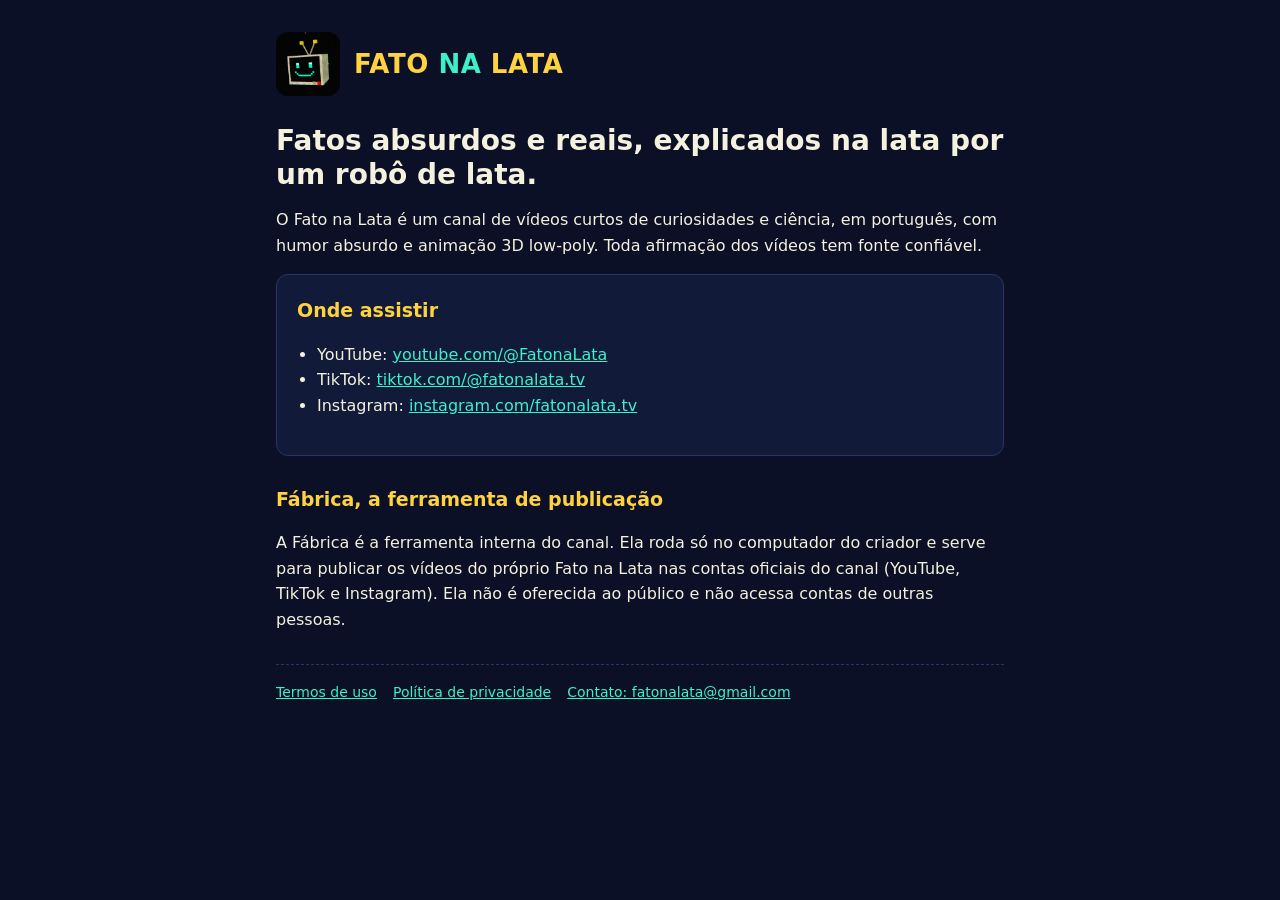
<file: index.html>
<!doctype html>
<html lang="pt-BR">
<head>
  <meta charset="utf-8">
  <meta name="viewport" content="width=device-width, initial-scale=1">
  <title>Fato na Lata</title>
  <meta name="description" content="Fato na Lata: fatos absurdos e reais, explicados na lata por um robô de lata.">
  <link rel="icon" href="logo.png">
  <link rel="stylesheet" href="style.css">
</head>
<body>
<main>
  <header>
    <img src="logo.png" alt="Logo do Fato na Lata: a cabeça de TV do robô Tubo">
    <div class="brand">FATO <span>NA</span> LATA</div>
  </header>

  <h1>Fatos absurdos e reais, explicados na lata por um robô de lata.</h1>
  <p>O Fato na Lata é um canal de vídeos curtos de curiosidades e ciência, em português, com humor absurdo e animação 3D low-poly. Toda afirmação dos vídeos tem fonte confiável.</p>

  <div class="card">
    <h2 style="margin-top:0">Onde assistir</h2>
    <ul>
      <li>YouTube: <a href="https://www.youtube.com/@FatonaLata">youtube.com/@FatonaLata</a></li>
      <li>TikTok: <a href="https://www.tiktok.com/@fatonalata.tv">tiktok.com/@fatonalata.tv</a></li>
      <li>Instagram: <a href="https://www.instagram.com/fatonalata.tv/">instagram.com/fatonalata.tv</a></li>
    </ul>
  </div>

  <h2>Fábrica, a ferramenta de publicação</h2>
  <p>A Fábrica é a ferramenta interna do canal. Ela roda só no computador do criador e serve para publicar os vídeos do próprio Fato na Lata nas contas oficiais do canal (YouTube, TikTok e Instagram). Ela não é oferecida ao público e não acessa contas de outras pessoas.</p>

  <nav>
    <a href="termos.html">Termos de uso</a>
    <a href="privacidade.html">Política de privacidade</a>
    <a href="mailto:fatonalata@gmail.com">Contato: fatonalata@gmail.com</a>
  </nav>
</main>
</body>
</html>
</file>
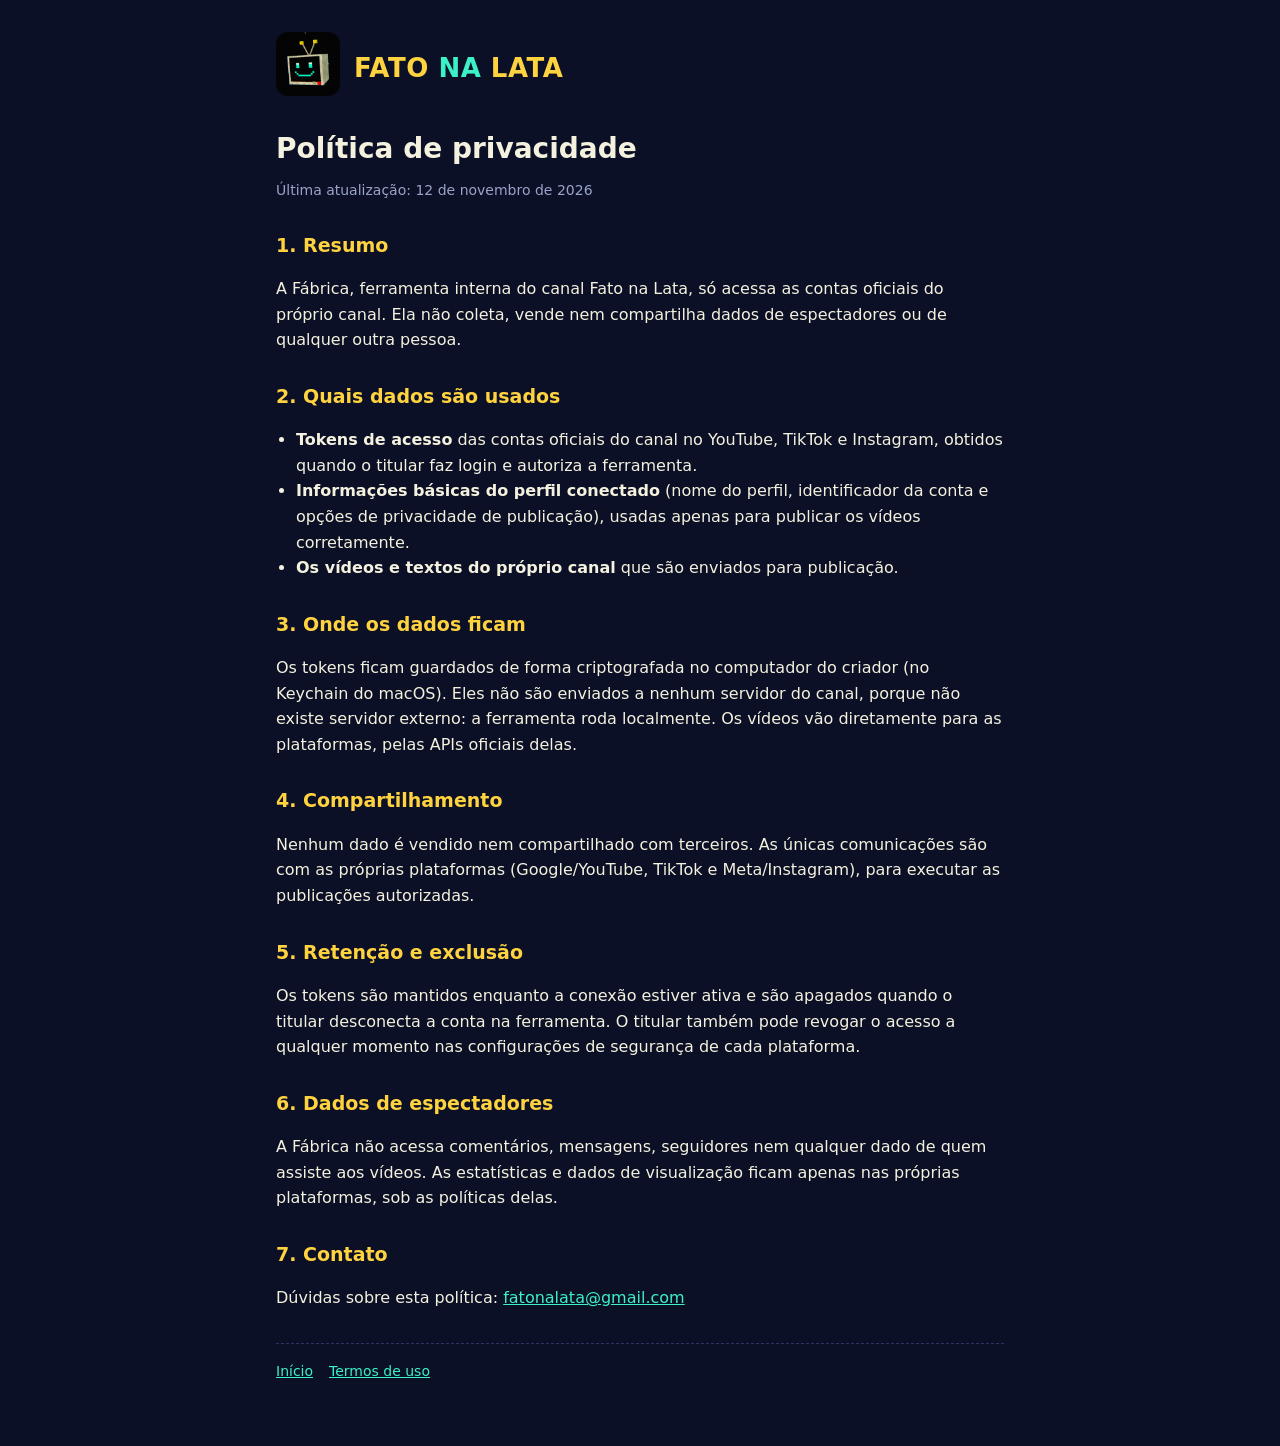
<file: privacidade.html>
<!doctype html>
<html lang="pt-BR">
<head>
  <meta charset="utf-8">
  <meta name="viewport" content="width=device-width, initial-scale=1">
  <title>Política de privacidade · Fato na Lata</title>
  <link rel="icon" href="logo.png">
  <link rel="stylesheet" href="style.css">
</head>
<body>
<main>
  <header><a href="index.html"><img src="logo.png" alt="Fato na Lata"></a><div class="brand">FATO <span>NA</span> LATA</div></header>

  <h1>Política de privacidade</h1>
  <p class="muted">Última atualização: 12 de novembro de 2026</p>

  <h2>1. Resumo</h2>
  <p>A Fábrica, ferramenta interna do canal Fato na Lata, só acessa as contas oficiais do próprio canal. Ela não coleta, vende nem compartilha dados de espectadores ou de qualquer outra pessoa.</p>

  <h2>2. Quais dados são usados</h2>
  <ul>
    <li><b>Tokens de acesso</b> das contas oficiais do canal no YouTube, TikTok e Instagram, obtidos quando o titular faz login e autoriza a ferramenta.</li>
    <li><b>Informações básicas do perfil conectado</b> (nome do perfil, identificador da conta e opções de privacidade de publicação), usadas apenas para publicar os vídeos corretamente.</li>
    <li><b>Os vídeos e textos do próprio canal</b> que são enviados para publicação.</li>
  </ul>

  <h2>3. Onde os dados ficam</h2>
  <p>Os tokens ficam guardados de forma criptografada no computador do criador (no Keychain do macOS). Eles não são enviados a nenhum servidor do canal, porque não existe servidor externo: a ferramenta roda localmente. Os vídeos vão diretamente para as plataformas, pelas APIs oficiais delas.</p>

  <h2>4. Compartilhamento</h2>
  <p>Nenhum dado é vendido nem compartilhado com terceiros. As únicas comunicações são com as próprias plataformas (Google/YouTube, TikTok e Meta/Instagram), para executar as publicações autorizadas.</p>

  <h2>5. Retenção e exclusão</h2>
  <p>Os tokens são mantidos enquanto a conexão estiver ativa e são apagados quando o titular desconecta a conta na ferramenta. O titular também pode revogar o acesso a qualquer momento nas configurações de segurança de cada plataforma.</p>

  <h2>6. Dados de espectadores</h2>
  <p>A Fábrica não acessa comentários, mensagens, seguidores nem qualquer dado de quem assiste aos vídeos. As estatísticas e dados de visualização ficam apenas nas próprias plataformas, sob as políticas delas.</p>

  <h2>7. Contato</h2>
  <p>Dúvidas sobre esta política: <a href="mailto:fatonalata@gmail.com">fatonalata@gmail.com</a></p>

  <nav><a href="index.html">Início</a><a href="termos.html">Termos de uso</a></nav>
</main>
</body>
</html>
</file>
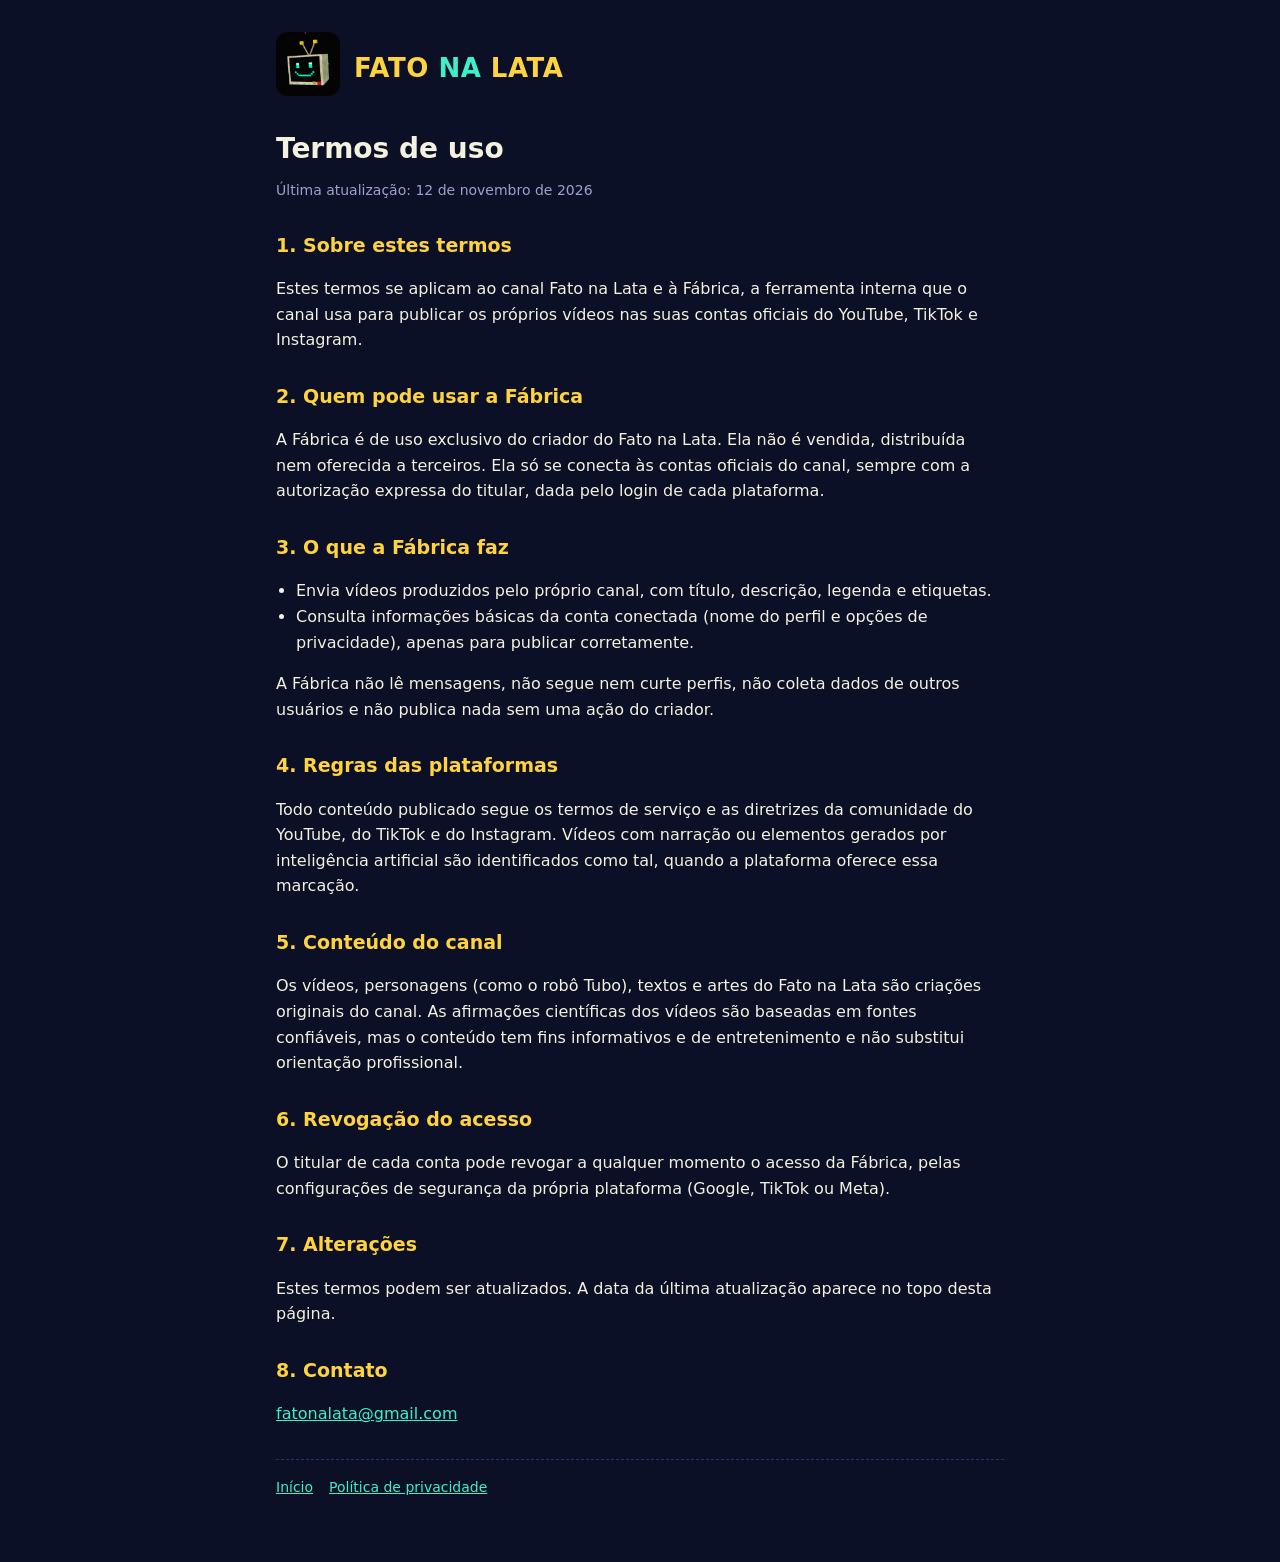
<file: termos.html>
<!doctype html>
<html lang="pt-BR">
<head>
  <meta charset="utf-8">
  <meta name="viewport" content="width=device-width, initial-scale=1">
  <title>Termos de uso · Fato na Lata</title>
  <link rel="icon" href="logo.png">
  <link rel="stylesheet" href="style.css">
</head>
<body>
<main>
  <header><a href="index.html"><img src="logo.png" alt="Fato na Lata"></a><div class="brand">FATO <span>NA</span> LATA</div></header>

  <h1>Termos de uso</h1>
  <p class="muted">Última atualização: 12 de novembro de 2026</p>

  <h2>1. Sobre estes termos</h2>
  <p>Estes termos se aplicam ao canal Fato na Lata e à Fábrica, a ferramenta interna que o canal usa para publicar os próprios vídeos nas suas contas oficiais do YouTube, TikTok e Instagram.</p>

  <h2>2. Quem pode usar a Fábrica</h2>
  <p>A Fábrica é de uso exclusivo do criador do Fato na Lata. Ela não é vendida, distribuída nem oferecida a terceiros. Ela só se conecta às contas oficiais do canal, sempre com a autorização expressa do titular, dada pelo login de cada plataforma.</p>

  <h2>3. O que a Fábrica faz</h2>
  <ul>
    <li>Envia vídeos produzidos pelo próprio canal, com título, descrição, legenda e etiquetas.</li>
    <li>Consulta informações básicas da conta conectada (nome do perfil e opções de privacidade), apenas para publicar corretamente.</li>
  </ul>
  <p>A Fábrica não lê mensagens, não segue nem curte perfis, não coleta dados de outros usuários e não publica nada sem uma ação do criador.</p>

  <h2>4. Regras das plataformas</h2>
  <p>Todo conteúdo publicado segue os termos de serviço e as diretrizes da comunidade do YouTube, do TikTok e do Instagram. Vídeos com narração ou elementos gerados por inteligência artificial são identificados como tal, quando a plataforma oferece essa marcação.</p>

  <h2>5. Conteúdo do canal</h2>
  <p>Os vídeos, personagens (como o robô Tubo), textos e artes do Fato na Lata são criações originais do canal. As afirmações científicas dos vídeos são baseadas em fontes confiáveis, mas o conteúdo tem fins informativos e de entretenimento e não substitui orientação profissional.</p>

  <h2>6. Revogação do acesso</h2>
  <p>O titular de cada conta pode revogar a qualquer momento o acesso da Fábrica, pelas configurações de segurança da própria plataforma (Google, TikTok ou Meta).</p>

  <h2>7. Alterações</h2>
  <p>Estes termos podem ser atualizados. A data da última atualização aparece no topo desta página.</p>

  <h2>8. Contato</h2>
  <p><a href="mailto:fatonalata@gmail.com">fatonalata@gmail.com</a></p>

  <nav><a href="index.html">Início</a><a href="privacidade.html">Política de privacidade</a></nav>
</main>
</body>
</html>
</file>
<file: style.css>
:root { --bg: #0b1026; --panel: #121a3a; --line: #2a3566; --text: #f4f1de; --muted: #9aa3c7; --accent: #ffd23f; --phosphor: #3cf0c8; }
* { box-sizing: border-box; }
body { margin: 0; background: var(--bg); color: var(--text); font: 16px/1.6 system-ui, -apple-system, "Segoe UI", sans-serif; }
main { max-width: 760px; margin: 0 auto; padding: 32px 16px 64px; }
header { display: flex; align-items: center; gap: 14px; margin-bottom: 28px; }
header img { width: 64px; height: 64px; border-radius: 12px; }
header a { color: inherit; text-decoration: none; }
.brand { font: 800 26px/1 system-ui, sans-serif; color: var(--accent); letter-spacing: .02em; }
.brand span { color: var(--phosphor); }
h1 { font-size: 28px; line-height: 1.2; margin: 0 0 8px; }
h2 { font-size: 19px; margin: 28px 0 8px; color: var(--accent); }
a { color: var(--phosphor); }
.muted { color: var(--muted); font-size: 14px; }
.card { background: var(--panel); border: 1px solid var(--line); border-radius: 12px; padding: 20px; }
nav { display: flex; gap: 16px; flex-wrap: wrap; margin-top: 32px; padding-top: 16px; border-top: 1px dashed var(--line); font-size: 14px; }
ul { padding-left: 20px; }
</file>
